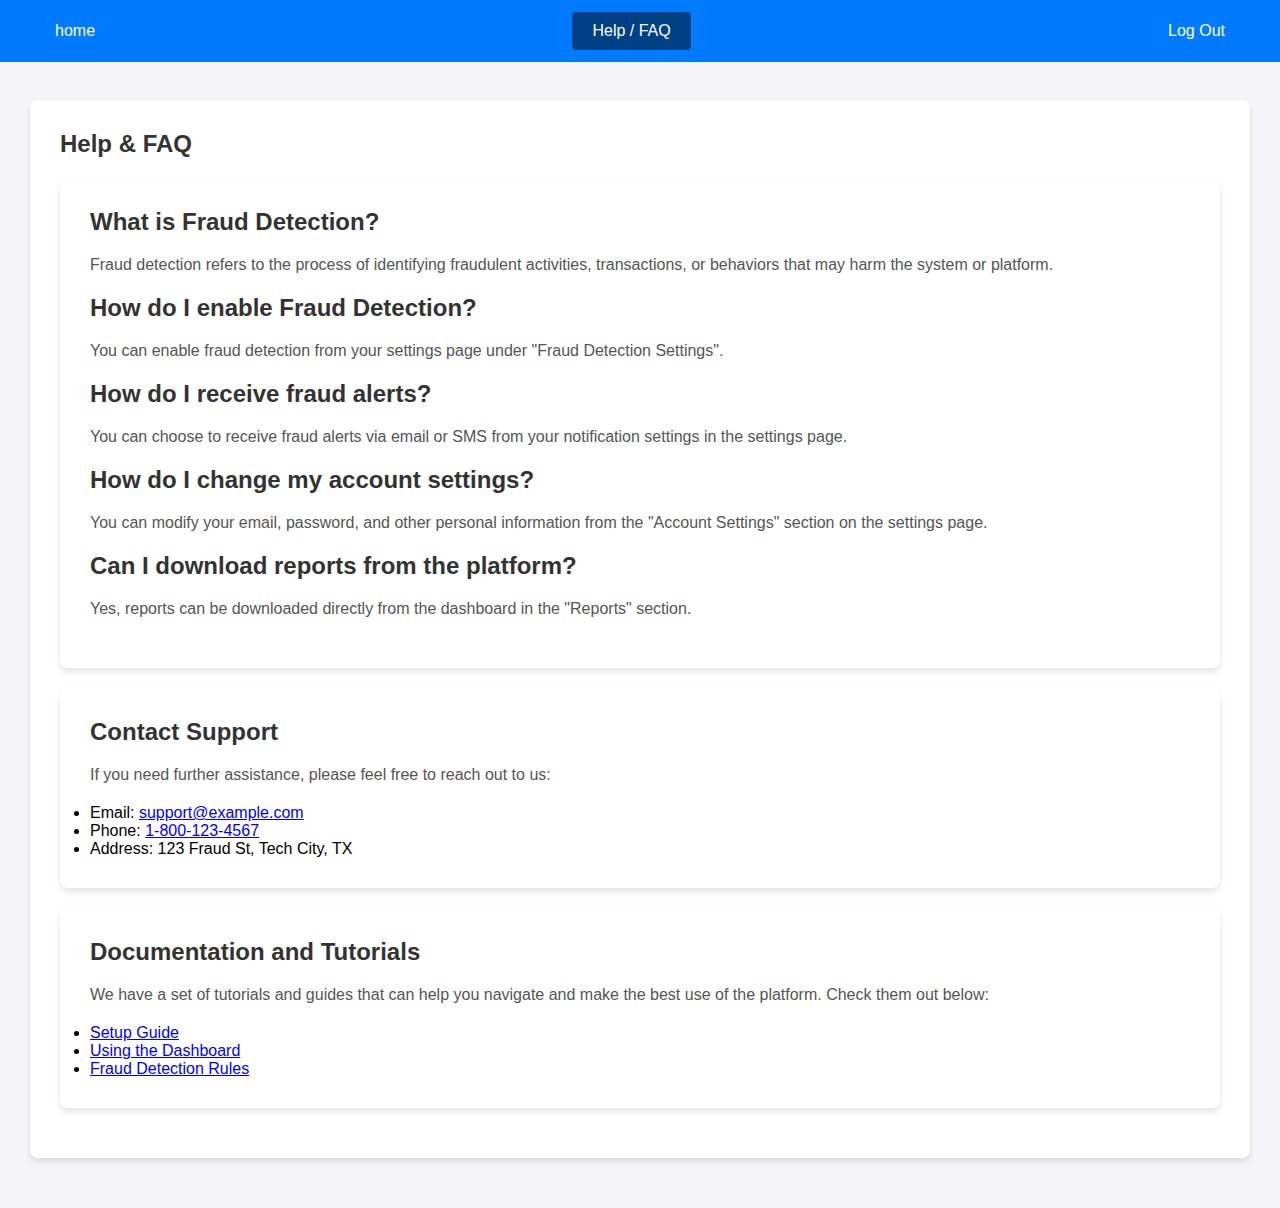
<file: help.html>
<!DOCTYPE html>
<html lang="en">
<head>
  <meta charset="UTF-8">
  <meta name="viewport" content="width=device-width, initial-scale=1.0">
  <title>Help / FAQ</title>
  <style>
    * {
      margin: 0;
      padding: 0;
      box-sizing: border-box;
    }

    body {
      font-family: 'Arial', sans-serif;
      background-color: #f4f4f9;
      display: flex;
      flex-direction: column;
      min-height: 100vh;
    }

    /* Navbar Styles */
    nav {
      background-color: #007BFF;
      color: white;
      padding: 12px 20px;
      text-align: center;
      display: flex;
      justify-content: space-between;
      align-items: center;
      position: fixed;
      width: 100%;
      top: 0;
      z-index: 1000;
    }

    nav a {
      color: white;
      text-decoration: none;
      padding: 10px 20px;
      margin: 0 15px;
      border-radius: 4px;
      font-size: 16px;
    }

    nav a:hover {
      background-color: #0056b3;
    }

    nav a.active {
      background-color: #004085;
    }

    /* Main content container */
    .container {
      margin-top: 70px; /* Space for the navbar */
      padding: 30px;
      flex: 1;
      overflow-y: auto;
    }

    .section {
      background-color: white;
      padding: 30px;
      margin-bottom: 20px;
      border-radius: 8px;
      box-shadow: 0 4px 6px rgba(0, 0, 0, 0.1);
    }

    .section h3, .section h4 {
      color: #333;
      margin-bottom: 20px;
      font-size: 24px;
    }

    .section p {
      color: #555;
      font-size: 16px;
      margin-bottom: 20px;
    }

    /* Button Styles */
    button {
      background-color: #28a745;
      color: white;
      padding: 12px 20px;
      border: none;
      border-radius: 5px;
      font-size: 16px;
      cursor: pointer;
      transition: background-color 0.3s;
    }

    button:hover {
      background-color: #218838;
    }

    /* Spacing for better layout */
    .section button {
      margin-top: 15px;
      width: 200px;
      margin-right: 10px;
    }

  </style>
</head>
<body>

  <!-- Navbar -->
  <nav>
    <a href="home2.html">home</a>
    <a href="#faq" onclick="navigateTo('faq')" class="active">Help / FAQ</a>
    <a href="home.html" onclick="logout()">Log Out</a>
  </nav>

  <!-- Main Content -->
  <div class="container">
    
    <!-- Help / FAQ Section -->
    <div id="faq" class="section">
      <h3>Help & FAQ</h3>

      <!-- Frequently Asked Questions -->
      <div class="section">
        <h4>What is Fraud Detection?</h4>
        <p>Fraud detection refers to the process of identifying fraudulent activities, transactions, or behaviors that may harm the system or platform.</p>
        
        <h4>How do I enable Fraud Detection?</h4>
        <p>You can enable fraud detection from your settings page under "Fraud Detection Settings".</p>
        
        <h4>How do I receive fraud alerts?</h4>
        <p>You can choose to receive fraud alerts via email or SMS from your notification settings in the settings page.</p>

        <h4>How do I change my account settings?</h4>
        <p>You can modify your email, password, and other personal information from the "Account Settings" section on the settings page.</p>

        <h4>Can I download reports from the platform?</h4>
        <p>Yes, reports can be downloaded directly from the dashboard in the "Reports" section.</p>
      </div>

      <!-- Contact Support -->
      <div class="section">
        <h4>Contact Support</h4>
        <p>If you need further assistance, please feel free to reach out to us:</p>
        <ul>
          <li>Email: <a href="mailto:support@example.com">support@example.com</a></li>
          <li>Phone: <a href="tel:+18001234567">1-800-123-4567</a></li>
          <li>Address: 123 Fraud St, Tech City, TX</li>
        </ul>
      </div>

      <!-- Documentation / Tutorials -->
      <div class="section">
        <h4>Documentation and Tutorials</h4>
        <p>We have a set of tutorials and guides that can help you navigate and make the best use of the platform. Check them out below:</p>
        <ul>
          <li><a href="https://www.example.com/tutorials/setup-guide">Setup Guide</a></li>
          <li><a href="https://www.example.com/tutorials/using-the-dashboard">Using the Dashboard</a></li>
          <li><a href="https://www.example.com/tutorials/fraud-detection-rules">Fraud Detection Rules</a></li>
        </ul>
      </div>

    </div>
  </div>

  <script>
    // Function to simulate logout
    function logout() {
      alert("You have been logged out.");
      window.location.href = "login.html"; // Redirect to login page
    }

    // Navigation logic for smooth scrolling
    function navigateTo(sectionId) {
      // Remove active class from all navbar links
      const navLinks = document.querySelectorAll('nav a');
      navLinks.forEach(link => link.classList.remove('active'));

      // Add active class to clicked navbar link
      const activeLink = document.querySelector(`nav a[href="#${sectionId}"]`);
      if (activeLink) {
        activeLink.classList.add('active');
      }

      // Smooth scroll to the section
      const section = document.getElementById(sectionId);
      if (section) {
        section.scrollIntoView({ behavior: 'smooth' });
      }
    }
  </script>

</body>
</html>
</file>
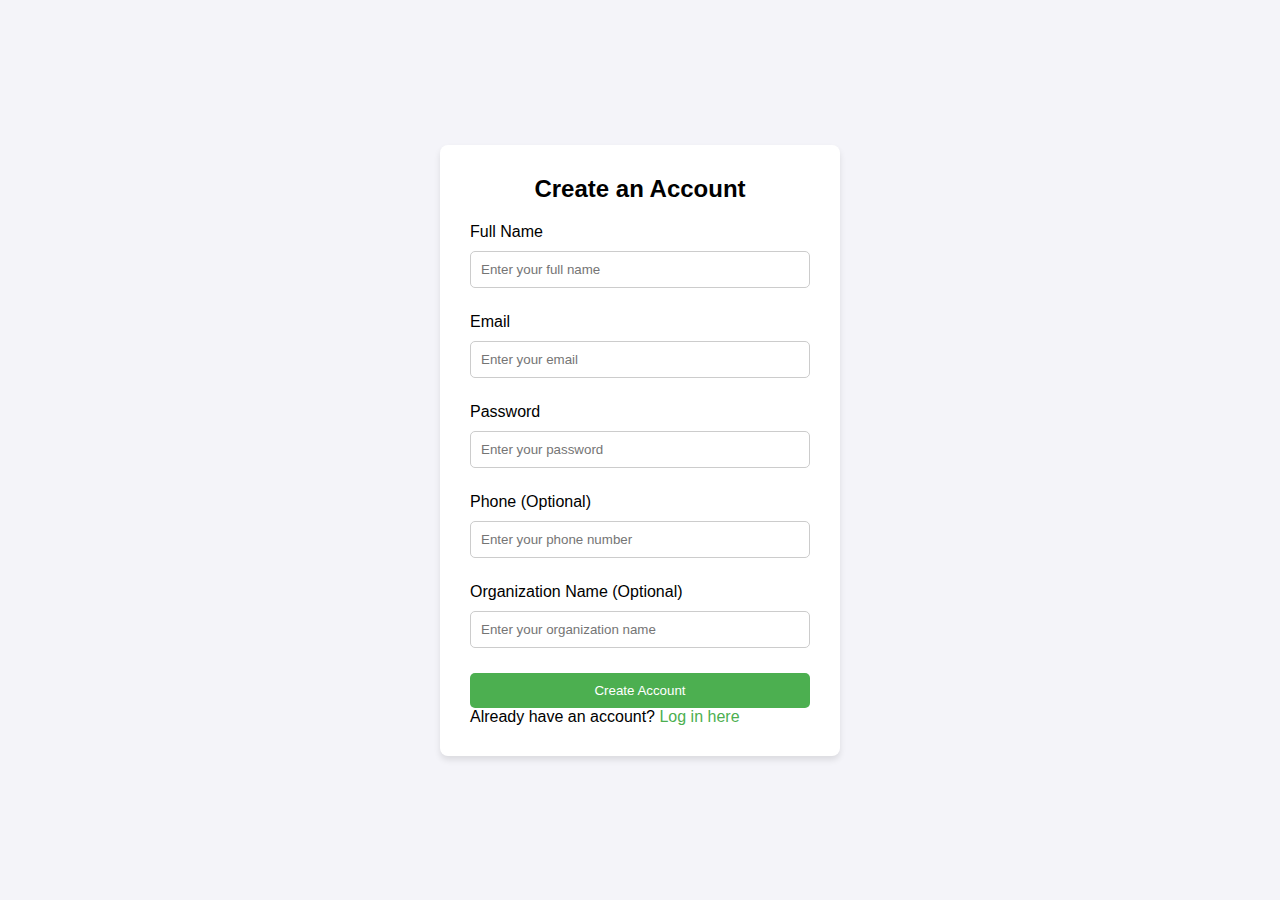
<file: home.html>
<!DOCTYPE html>
<html lang="en">
<head>
  <meta charset="UTF-8">
  <meta name="viewport" content="width=device-width, initial-scale=1.0">
  <title>Sign Up & Login</title>
  <style>
    * {
      margin: 0;
      padding: 0;
      box-sizing: border-box;
    }

    body {
      font-family: Arial, sans-serif;
      background-color: #f4f4f9;
      display: flex;
      justify-content: center;
      align-items: center;
      height: 100vh;
    }

    .container {
      background-color: #fff;
      padding: 30px;
      border-radius: 8px;
      box-shadow: 0 4px 6px rgba(0, 0, 0, 0.1);
      width: 100%;
      max-width: 400px;
    }

    h2 {
      text-align: center;
      margin-bottom: 20px;
    }

    .form-container {
      display: none;
    }

    .form-container.active {
      display: block;
    }

    .form-group {
      margin-bottom: 15px;
    }

    label {
      display: block;
      margin-bottom: 5px;
    }

    input[type="text"],
    input[type="email"],
    input[type="password"] {
      width: 100%;
      padding: 10px;
      margin: 5px 0 10px 0;
      border: 1px solid #ccc;
      border-radius: 5px;
    }

    button.btn {
      width: 100%;
      padding: 10px;
      background-color: #4CAF50;
      color: white;
      border: none;
      border-radius: 5px;
      cursor: pointer;
    }

    button.btn:hover {
      background-color: #45a049;
    }

    a {
      color: #4CAF50;
      text-decoration: none;
    }

    a:hover {
      text-decoration: underline;
    }

  </style>
</head>
<body>

  <div class="container">
    <!-- Sign Up Form -->
    <div id="signUpForm" class="form-container active">
      <h2>Create an Account</h2>
      <form id="signupForm" method="POST">
        <div class="form-group">
          <label for="fullName">Full Name</label>
          <input type="text" id="fullName" name="fullName" placeholder="Enter your full name" required>
        </div>

        <div class="form-group">
          <label for="email">Email</label>
          <input type="email" id="email" name="email" placeholder="Enter your email" required>
        </div>

        <div class="form-group">
          <label for="password">Password</label>
          <input type="password" id="password" name="password" placeholder="Enter your password" required>
        </div>

        <div class="form-group">
          <label for="phone">Phone (Optional)</label>
          <input type="text" id="phone" name="phone" placeholder="Enter your phone number">
        </div>

        <div class="form-group">
          <label for="org">Organization Name (Optional)</label>
          <input type="text" id="org" name="org" placeholder="Enter your organization name">
        </div>

        <button type="submit" class="btn">Create Account</button>
      </form>
      
      <p>Already have an account? <a href="javascript:void(0);" onclick="toggleForm('login')">Log in here</a></p>
    </div>

    <!-- Login Form -->
    <div id="loginForm" class="form-container">
      <h2>Log In</h2>
      <form id="loginFormElement" method="POST">
        <div class="form-group">
          <label for="loginEmail">Email</label>
          <input type="email" id="loginEmail" name="loginEmail" placeholder="Enter your email" required>
        </div>

        <div class="form-group">
          <label for="loginPassword">Password</label>
          <input type="password" id="loginPassword" name="loginPassword" placeholder="Enter your password" required>
        </div>

        <button type="submit" class="btn">Log In</button>
      </form>

      <p>Forgot your password? <a href="javascript:void(0);" onclick="alert('Password recovery functionality not implemented yet.')">Click here</a></p>
      <p>New user? <a href="javascript:void(0);" onclick="toggleForm('signup')">Create an account</a></p>
    </div>
  </div>

  <script>
    // Function to toggle between Sign Up and Login forms
    function toggleForm(formType) {
      const signUpForm = document.getElementById('signUpForm');
      const loginForm = document.getElementById('loginForm');
      
      if (formType === 'signup') {
        signUpForm.classList.add('active');
        loginForm.classList.remove('active');
      } else if (formType === 'login') {
        loginForm.classList.add('active');
        signUpForm.classList.remove('active');
      }
    }
    // Handle Sign Up Form Submission
  document.getElementById('signupForm').addEventListener('submit', function(event) {
    event.preventDefault();  // Prevent the default form submission
    alert('Account created successfully!');  // Show success message
    window.location.href = 'home2.html';  // Redirect to home page
  });

  // Handle Login Form Submission
  document.getElementById('loginFormElement').addEventListener('submit', function(event) {
    event.preventDefault();  // Prevent the default form submission
    alert('Login successful!');  // Show success message
    window.location.href = 'home2.html';  // Redirect to home page
  });
  </script>

</body>
</html>
</file>
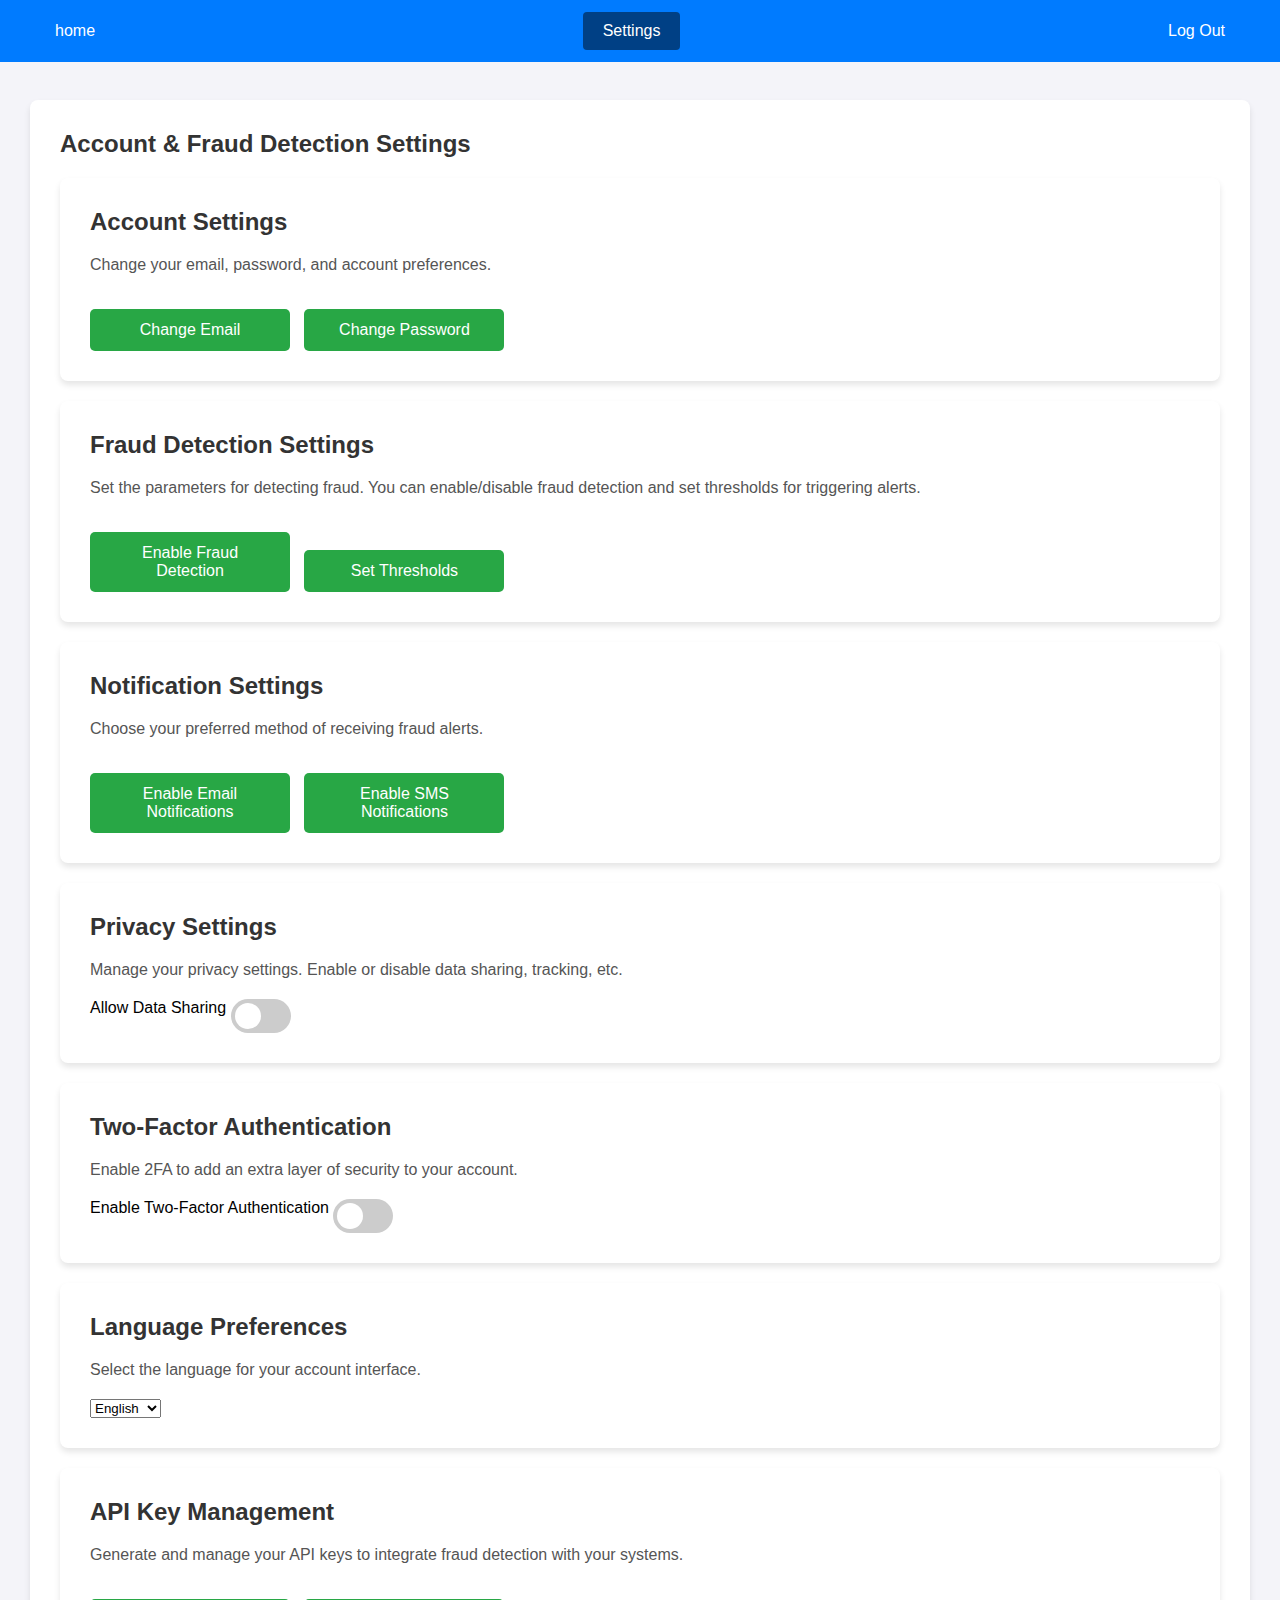
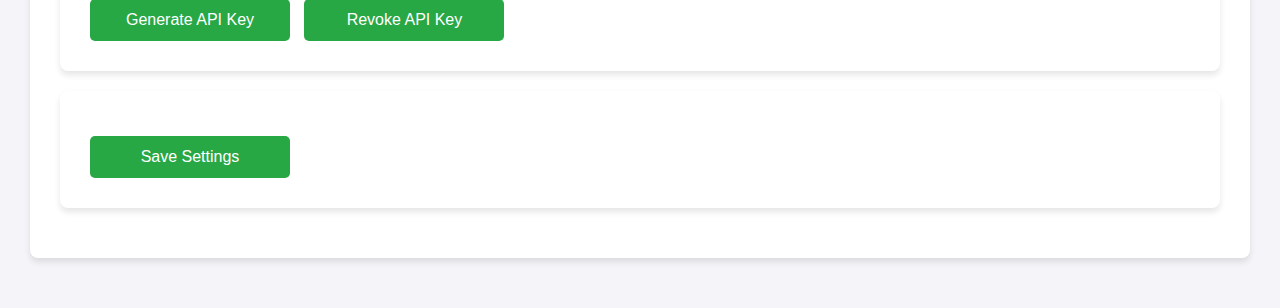
<file: settings.html>
<!DOCTYPE html>
<html lang="en">
<head>
  <meta charset="UTF-8">
  <meta name="viewport" content="width=device-width, initial-scale=1.0">
  <title>Settings</title>
  <style>
    * {
      margin: 0;
      padding: 0;
      box-sizing: border-box;
    }

    body {
      font-family: 'Arial', sans-serif;
      background-color: #f4f4f9;
      display: flex;
      flex-direction: column;
      min-height: 100vh;
    }

    /* Navbar Styles */
    nav {
      background-color: #007BFF;
      color: white;
      padding: 12px 20px;
      text-align: center;
      display: flex;
      justify-content: space-between;
      align-items: center;
      position: fixed;
      width: 100%;
      top: 0;
      z-index: 1000;
    }

    nav a {
      color: white;
      text-decoration: none;
      padding: 10px 20px;
      margin: 0 15px;
      border-radius: 4px;
      font-size: 16px;
    }

    nav a:hover {
      background-color: #0056b3;
    }

    nav a.active {
      background-color: #004085;
    }

    /* Main content container */
    .container {
      margin-top: 70px; /* Space for the navbar */
      padding: 30px;
      flex: 1;
      overflow-y: auto;
    }

    .section {
      background-color: white;
      padding: 30px;
      margin-bottom: 20px;
      border-radius: 8px;
      box-shadow: 0 4px 6px rgba(0, 0, 0, 0.1);
    }

    .section h3, .section h4 {
      color: #333;
      margin-bottom: 20px;
      font-size: 24px;
    }

    .section p {
      color: #555;
      font-size: 16px;
      margin-bottom: 20px;
    }

    /* Button Styles */
    button {
      background-color: #28a745;
      color: white;
      padding: 12px 20px;
      border: none;
      border-radius: 5px;
      font-size: 16px;
      cursor: pointer;
      transition: background-color 0.3s;
    }

    button:hover {
      background-color: #218838;
    }

    .section button {
      margin-top: 15px;
      width: 200px;
      margin-right: 10px;
    }

    /* Switches */
    .switch {
      position: relative;
      display: inline-block;
      width: 60px;
      height: 34px;
    }

    .switch input {
      opacity: 0;
      width: 0;
      height: 0;
    }

    .slider {
      position: absolute;
      cursor: pointer;
      top: 0;
      left: 0;
      right: 0;
      bottom: 0;
      background-color: #ccc;
      transition: .4s;
      border-radius: 34px;
    }

    .slider:before {
      position: absolute;
      content: "";
      height: 26px;
      width: 26px;
      border-radius: 50%;
      left: 4px;
      bottom: 4px;
      background-color: white;
      transition: .4s;
    }

    input:checked + .slider {
      background-color: #4CAF50;
    }

    input:checked + .slider:before {
      transform: translateX(26px);
    }

  </style>
</head>
<body>

  <!-- Navbar -->
  <nav>
    <a href="home2.html">home</a>
    <a href="#settings" onclick="navigateTo('settings')" class="active">Settings</a>
    <a href="home.html" onclick="logout()">Log Out</a>
  </nav>

  <!-- Main Content -->
  <div class="container">
    
    <!-- Settings Section -->
    <div id="settings" class="section">
      <h3>Account & Fraud Detection Settings</h3>

      <!-- Account Settings -->
      <div class="section">
        <h4>Account Settings</h4>
        <p>Change your email, password, and account preferences.</p>
        <button>Change Email</button>
        <button>Change Password</button>
      </div>

      <!-- Fraud Detection Settings -->
      <div class="section">
        <h4>Fraud Detection Settings</h4>
        <p>Set the parameters for detecting fraud. You can enable/disable fraud detection and set thresholds for triggering alerts.</p>
        <button>Enable Fraud Detection</button>
        <button>Set Thresholds</button>
      </div>

      <!-- Notification Settings -->
      <div class="section">
        <h4>Notification Settings</h4>
        <p>Choose your preferred method of receiving fraud alerts.</p>
        <button>Enable Email Notifications</button>
        <button>Enable SMS Notifications</button>
      </div>

      <!-- Privacy Settings -->
      <div class="section">
        <h4>Privacy Settings</h4>
        <p>Manage your privacy settings. Enable or disable data sharing, tracking, etc.</p>
        <div>
          <label for="data-sharing">Allow Data Sharing</label>
          <label class="switch">
            <input type="checkbox" id="data-sharing">
            <span class="slider"></span>
          </label>
        </div>
      </div>

      <!-- Two-Factor Authentication -->
      <div class="section">
        <h4>Two-Factor Authentication</h4>
        <p>Enable 2FA to add an extra layer of security to your account.</p>
        <div>
          <label for="two-fa">Enable Two-Factor Authentication</label>
          <label class="switch">
            <input type="checkbox" id="two-fa">
            <span class="slider"></span>
          </label>
        </div>
      </div>

      <!-- Language Preferences -->
      <div class="section">
        <h4>Language Preferences</h4>
        <p>Select the language for your account interface.</p>
        <select>
          <option value="en">English</option>
          <option value="es">Spanish</option>
          <option value="fr">French</option>
          <option value="de">German</option>
        </select>
      </div>

      <!-- API Key Settings -->
      <div class="section">
        <h4>API Key Management</h4>
        <p>Generate and manage your API keys to integrate fraud detection with your systems.</p>
        <button>Generate API Key</button>
        <button>Revoke API Key</button>
      </div>

      <!-- Save Changes Button -->
      <div class="section">
        <button>Save Settings</button>
      </div>
      
    </div>
  </div>

  <script>
    // Function to simulate logout
    function logout() {
      alert("You have been logged out.");
      window.location.href = "login.html"; // Redirect to login page
    }

    // Navigation logic for smooth scrolling
    function navigateTo(sectionId) {
      // Remove active class from all navbar links
      const navLinks = document.querySelectorAll('nav a');
      navLinks.forEach(link => link.classList.remove('active'));

      // Add active class to clicked navbar link
      const activeLink = document.querySelector(`nav a[href="#${sectionId}"]`);
      if (activeLink) {
        activeLink.classList.add('active');
      }

      // Smooth scroll to the section
      const section = document.getElementById(sectionId);
      if (section) {
        section.scrollIntoView({ behavior: 'smooth' });
      }
    }
  </script>

</body>
</html>
</file>
